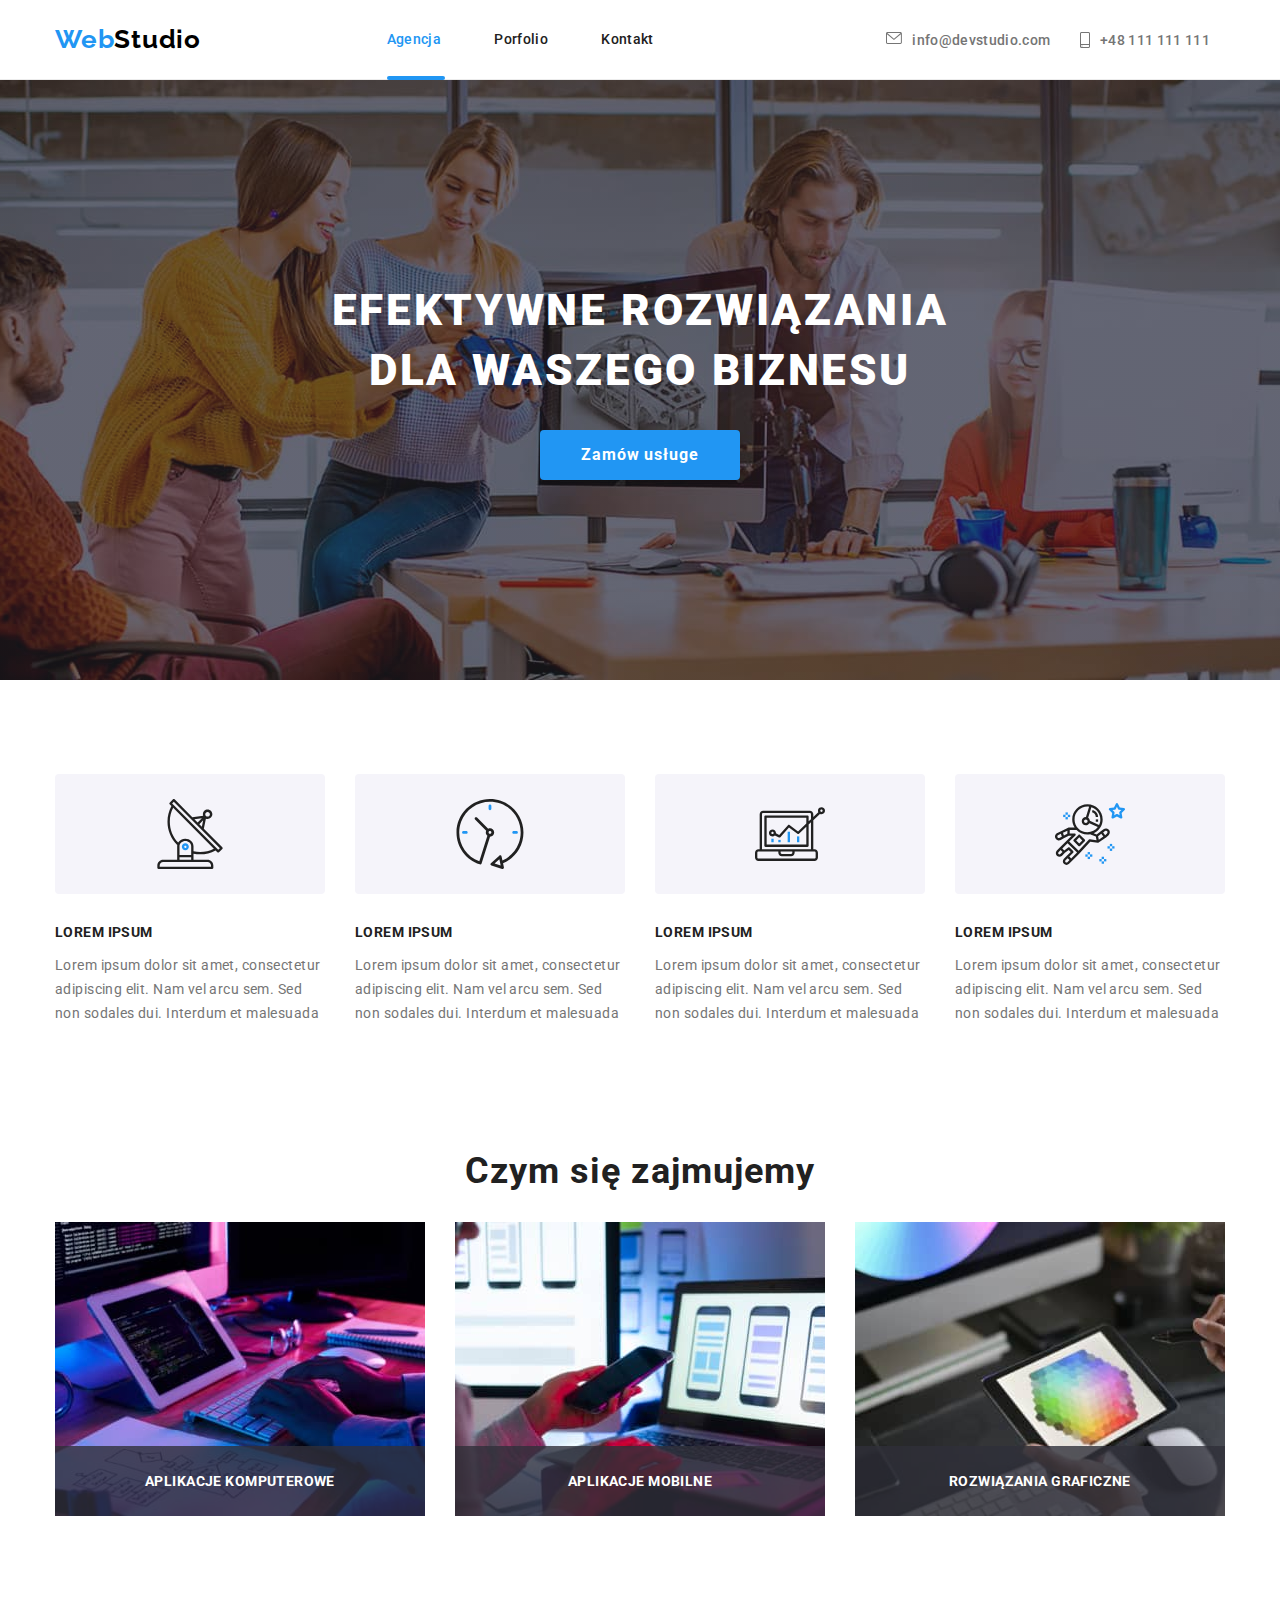
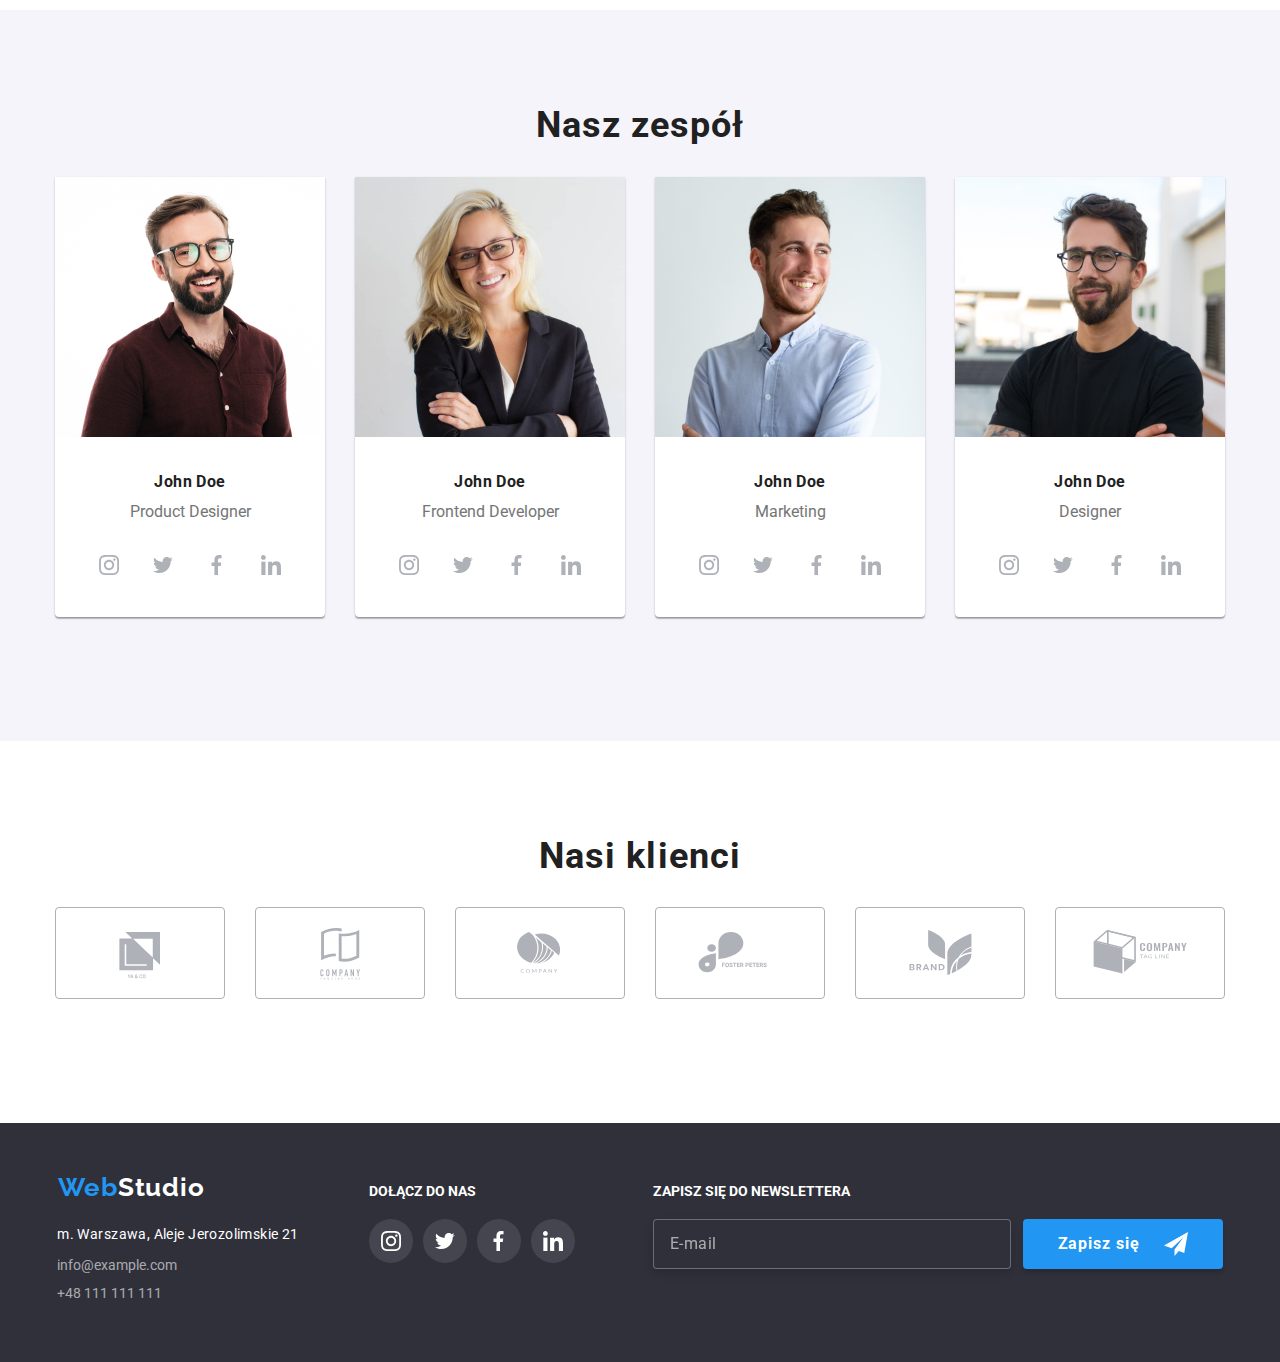
<file: index.html>
<!DOCTYPE html>
<html lang="pl">
  <head>
    <meta charset="UTF-8" />
    <meta http-equiv="X-UA-Compatible" content="IE=edge" />
    <meta name="viewport" content="width=device-width, initial-scale=1.0" />
    <link
      rel="stylesheet"
      href="https://cdnjs.cloudflare.com/ajax/libs/modern-normalize/1.0.0/modern-normalize.min.css"
    />
    <link rel="preconnect" href="https://fonts.googleapis.com" />
    <link rel="preconnect" href="https://fonts.gstatic.com" crossorigin />
    <link
      href="https://fonts.googleapis.com/css2?family=Raleway:wght@700&family=Roboto:wght@400;500;700;900&display=swap"
      rel="stylesheet"
    />
    <link rel="stylesheet" href="css/main.min.css" />
    <title>Main page</title>
  </head>

  <body>
    <!-- BEM HEADER-->
    <header class="header">
      <div class="container">
        <a class="logo logo_light-theme link" href="index.html"
          ><span class="logo__accent-text">Web</span>Studio</a
        >

        <nav class="navigation">
          <ul class="menu list">
            <li class="menu__item">
              <a class="menu__link link menu__link_active" href="index.html"
                >Agencja</a
              >
            </li>
            <li class="menu__item">
              <a class="menu__link link" href="portfolio.html">Porfolio</a>
            </li>
            <li class="menu__item">
              <a class="menu__link link" href="#">Kontakt</a>
            </li>
          </ul>
        </nav>

        <ul class="contact list">
          <li class="contact__item">
            <a class="contact__link link" href="mailto:info@devstudio.com">
              <svg class="contact__item-icon" width="16" height="12">
                <use href="./images/icons.svg#icon-envelope"></use></svg
              >info@devstudio.com</a
            >
          </li>
          <li class="contact__item">
            <a class="contact__link link" href="tel:+48111111111">
              <svg class="contact__item-icon" width="10" height="16">
                <use href="./images/icons.svg#icon-smartphone"></use>
              </svg>
              +48 111 111 111</a
            >
          </li>
        </ul>

        <button mobile-menu-open type="button" class="icon-menu__button">
          <svg class="icon-menu" width="24" height="16">
            <use href="./images/icons.svg#icon-menu"></use>
          </svg>
        </button>

        <!--MOBILE MENU-->
      </div>
      <div mobile-menu class="mobile-menu mobile-menu__is-hidden">
        <div mobile-menu-close class="modal__btn">
          <button type="button" class="btn__close">
            <svg
              viewBox="0 0 11 11"
              
              xmlns="http://www.w3.org/2000/svg"
            >
              <path
                d="M11 1.10786L9.89214 0L5.5 4.39214L1.10786 0L0 1.10786L4.39214 5.5L0 9.89214L1.10786 11L5.5 6.60786L9.89214 11L11 9.89214L6.60786 5.5L11 1.10786Z"
                
              />
            </svg>
          </button>
        </div>
        <ul class="mobile-menu__list list">
          <li class="mobile-menu__item">
            <a
              class="mobile-menu__link mobile-menu__link_active link"
              href="index.html"
              >Agencja</a
            >
          </li>
          <li class="mobile-menu__item">
            <a
              class="mobile-menu__link mobile-menu__link_active link"
              href="portfolio.html"
              >Portfolio</a
            >
          </li>
          <li class="mobile-menu__item">
            <a class="mobile-menu__link mobile-menu__link_active link" href="#"
              >Kontakt</a
            >
          </li>
        </ul>
        <ul class="mobile-contacts list">
          <li class="mobile-contacts__item">
            <a
              class="mobile-contacts__link mobile-contacts__link_accent link"
              href="tel:+48111111111"
            >
              +48 111 111 111</a
            >
          </li>
          <li class="mobile-contacts__item">
            <a
              class="mobile-contacts__link link"
              href="mailto:info@devstudio.com"
            >
              info@devstudio.com</a
            >
          </li>
        </ul>
        <ul class="mobile-social list">
          <li class="mobile-social__item">
            <a href="" class="mobile-social__link link">Instagram</a>
          </li>
          <li class="mobile-social__item">
            <a href="" class="mobile-social__link link">Twitter</a>
          </li>
          <li class="mobile-social__item">
            <a href="" class="mobile-social__link link">Facebook</a>
          </li>
          <li class="mobile-social__item">
            <a href="" class="mobile-social__link link">LinkedIn</a>
          </li>
        </ul>
      </div>
    </header>

    <main>
      <!--HERO-->
      <section class="hero">
        <div class="container container_column">
          <h1 class="hero__tittle">
            EFEKTYWNE ROZWIĄZANIA DLA WASZEGO BIZNESU
          </h1>
          <button class="btn btn_color modal-btn" type="button" data-modal-open>
            Zamów usługe
          </button>
        </div>
      </section>

      <!--Section with white background-->
      <section class="section feauters">
        <div class="container">
          <div class="grid">
            <div class="grid__item">
              <div class="feauters__box">
                <svg class="feauters__icon" width="70" height="70">
                  <use href="./images/icons.svg#icon-antenna"></use>
                </svg>
              </div>

              <h3 class="feauters__heading">LOREM IPSUM</h3>
              <p class="feauters__description">
                Lorem ipsum dolor sit amet, consectetur adipiscing elit. Nam vel
                arcu sem. Sed non sodales dui. Interdum et malesuada
              </p>
            </div>

            <div class="grid__item">
              <div class="feauters__box">
                <svg class="feauters__icon" width="70" height="70">
                  <use href="./images/icons.svg#icon-clock"></use>
                </svg>
              </div>
              <h3 class="feauters__heading">LOREM IPSUM</h3>
              <p class="feauters__description">
                Lorem ipsum dolor sit amet, consectetur adipiscing elit. Nam vel
                arcu sem. Sed non sodales dui. Interdum et malesuada
              </p>
            </div>

            <div class="grid__item">
              <div class="feauters__box">
                <svg class="feauters__icon" width="70" height="70">
                  <use href="./images/icons.svg#icon-diagram"></use>
                </svg>
              </div>
              <h3 class="feauters__heading">LOREM IPSUM</h3>
              <p class="feauters__description">
                Lorem ipsum dolor sit amet, consectetur adipiscing elit. Nam vel
                arcu sem. Sed non sodales dui. Interdum et malesuada
              </p>
            </div>

            <div class="grid__item">
              <div class="feauters__box">
                <svg class="feauters__icon" width="70" height="70">
                  <use href="./images/icons.svg#icon-astronaut"></use>
                </svg>
              </div>
              <h3 class="feauters__heading">LOREM IPSUM</h3>
              <p class="feauters__description">
                Lorem ipsum dolor sit amet, consectetur adipiscing elit. Nam vel
                arcu sem. Sed non sodales dui. Interdum et malesuada
              </p>
            </div>
          </div>
        </div>
      </section>

      <!--Section "Czym się zajmujemy"-->
      <section class="section section-offer">
        <div class="container">
          <div class="offer">
            <h2 class="offer_title">Czym się zajmujemy</h2>
            <ul class="offer__list list">
              <li class="offer__list-item">
                <figure class="offer__list-img figure">
                  <img
                    class="offer__img"
                    alt="programer-working"
                    src="images/img01.jpg"
                    srcset="images/img01@2x.jpg 2x"
                    width="370"
                    height="294"
                  />
                  <figcaption class="offer__list-signature">
                    Aplikacje komputerowe
                  </figcaption>
                </figure>
              </li>
              <li class="offer__list-item">
                <figure class="offer__list-img figure">
                  <img
                    class="offer__img"
                    alt="smartphone"
                    src="images/img02.jpg"
                    srcset="images/img02@2x.jpg 2x"
                    width="370"
                    height="294"
                  />
                  <figcaption class="offer__list-signature">
                    Aplikacje mobilne
                  </figcaption>
                </figure>
              </li>
              <li class="offer__list-item">
                <figure class="offer__list-img figure">
                  <img
                    class="offer__img"
                    alt="graphic-tablet"
                    src="images/img03.jpg"
                    srcset="images/img03@2x.jpg 2x"
                    width="370"
                    height="294"
                  />
                  <figcaption class="offer__list-signature">
                    Rozwiązania graficzne
                  </figcaption>
                </figure>
              </li>
            </ul>
          </div>
        </div>
      </section>

      <!--Section "Nasz zespół"-->
      <section class="section section_team">
        <div class="container">
          <div class="team">
            <h2 class="team__title">Nasz zespół</h2>
            <ul class="team__list list">
              <li class="team__list-item">
                <figure class="figure">
                  <img
                    class="team__img"
                    alt="man-with-glasses"
                    src="images/person01.jpg"
                    srcset="images/person01@2x.jpg 2x"
                  />
                  <figcaption class="team__list-item-workerposition">
                    <span class="team__list-item-workername"
                      ><b>John Doe</b></span
                    ><br />Product Designer
                  </figcaption>
                  <ul class="team__social-list list">
                    <li class="team__social-item">
                      <a class="team__social-link" href="#">
                        <svg class="team__social-icon" width="20" height="20">
                          <use href="./images/icons.svg#icon-instagram"></use>
                        </svg>
                      </a>
                    </li>
                    <li class="team__social-item">
                      <a class="team__social-link" href="#">
                        <svg class="team__social-icon" width="20" height="20">
                          <use href="./images/icons.svg#icon-tweeter"></use>
                        </svg>
                      </a>
                    </li>
                    <li class="team__social-item">
                      <a class="team__social-link" href="#">
                        <svg class="team__social-icon" width="20" height="20">
                          <use href="./images/icons.svg#icon-facebook"></use>
                        </svg>
                      </a>
                    </li>
                    <li class="team__social-item">
                      <a class="team__social-link" href="#">
                        <svg class="team__social-icon" width="20" height="20">
                          <use href="./images/icons.svg#icon-linkedin"></use>
                        </svg>
                      </a>
                    </li>
                  </ul>
                </figure>
              </li>
              <li class="team__list-item">
                <figure class="figure">
                  <img
                    class="team__img"
                    alt="woman-with-glasses"
                    src="images/person02.jpg"
                    srcset="images/person02@2x.jpg 2x"
                  />
                  <figcaption class="team__list-item-workerposition">
                    <span class="team__list-item-workername"
                      ><b>John Doe</b></span
                    ><br />Frontend Developer
                  </figcaption>
                  <ul class="team__social-list list">
                    <li class="team__social-item">
                      <a class="team__social-link" href="#">
                        <svg class="team__social-icon" width="20" height="20">
                          <use href="./images/icons.svg#icon-instagram"></use>
                        </svg>
                      </a>
                    </li>
                    <li class="team__social-item">
                      <a class="team__social-link" href="#">
                        <svg class="team__social-icon" width="20" height="20">
                          <use href="./images/icons.svg#icon-tweeter"></use>
                        </svg>
                      </a>
                    </li>
                    <li class="team__social-item">
                      <a class="team__social-link" href="#">
                        <svg class="team__social-icon" width="20" height="20">
                          <use href="./images/icons.svg#icon-facebook"></use>
                        </svg>
                      </a>
                    </li>
                    <li class="team__social-item">
                      <a class="team__social-link" href="#">
                        <svg class="team__social-icon" width="20" height="20">
                          <use href="./images/icons.svg#icon-linkedin"></use>
                        </svg>
                      </a>
                    </li>
                  </ul>
                </figure>
              </li>
              <li class="team__list-item">
                <figure class="figure">
                  <img
                    class="team__img"
                    src="images/person03.jpg"
                    srcset="images/person03@2x.jpg 2x"
                    alt="man-in-shirt"
                  />
                  <figcaption class="team__list-item-workerposition">
                    <span class="team__list-item-workername"
                      ><b>John Doe</b></span
                    ><br />Marketing
                  </figcaption>
                  <ul class="team__social-list list">
                    <li class="team__social-item">
                      <a class="team__social-link" href="#">
                        <svg class="team__social-icon" width="20" height="20">
                          <use href="./images/icons.svg#icon-instagram"></use>
                        </svg>
                      </a>
                    </li>
                    <li class="team__social-item">
                      <a class="team__social-link" href="#">
                        <svg class="team__social-icon" width="20" height="20">
                          <use href="./images/icons.svg#icon-tweeter"></use>
                        </svg>
                      </a>
                    </li>
                    <li class="team__social-item">
                      <a class="team__social-link" href="#">
                        <svg class="team__social-icon" width="20" height="20">
                          <use href="./images/icons.svg#icon-facebook"></use>
                        </svg>
                      </a>
                    </li>
                    <li class="team__social-item">
                      <a class="team__social-link" href="#">
                        <svg class="team__social-icon" width="20" height="20">
                          <use href="./images/icons.svg#icon-linkedin"></use>
                        </svg>
                      </a>
                    </li>
                  </ul>
                </figure>
              </li>
              <li class="team__list-item">
                <figure class="figure">
                  <img
                    class="team__img"
                    alt="Product Designer"
                    src="images/person04.jpg"
                    alt="man-with-glasses"
                    srcset="images/person04.jpg 2x"
                  />
                  <figcaption class="team__list-item-workerposition">
                    <span class="team__list-item-workername"
                      ><b>John Doe</b></span
                    ><br />Designer
                  </figcaption>
                  <ul class="team__social-list list">
                    <li class="team__social-item">
                      <a class="team__social-link" href="#">
                        <svg class="team__social-icon" width="20" height="20">
                          <use href="./images/icons.svg#icon-instagram"></use>
                        </svg>
                      </a>
                    </li>
                    <li class="team__social-item">
                      <a class="team__social-link" href="#">
                        <svg class="team__social-icon" width="20" height="20">
                          <use href="./images/icons.svg#icon-tweeter"></use>
                        </svg>
                      </a>
                    </li>
                    <li class="team__social-item">
                      <a class="team__social-link" href="#">
                        <svg class="team__social-icon" width="20" height="20">
                          <use href="./images/icons.svg#icon-facebook"></use>
                        </svg>
                      </a>
                    </li>
                    <li class="team__social-item">
                      <a class="team__social-link" href="#">
                        <svg class="team__social-icon" width="20" height="20">
                          <use href="./images/icons.svg#icon-linkedin"></use>
                        </svg>
                      </a>
                    </li>
                  </ul>
                </figure>
              </li>
            </ul>
          </div>
        </div>
      </section>

      <!--Section "Nasi kleinci"-->
      <section class="section clients">
        <div class="container">
          <div>
            <h2 class="clients__title">Nasi klienci</h2>
            <ul class="clients__list">
              <li class="clients__list-item list">
                <a class="clients__list-link" href="#">
                  <svg class="clients__icon">
                    <use href="./images/icons.svg#icon-Client1"></use>
                  </svg>
                </a>
              </li>
              <li class="clients__list-item list">
                <a class="clients__list-link" href="#">
                  <svg class="clients__icon">
                    <use href="./images/icons.svg#icon-Client2"></use>
                  </svg>
                </a>
              </li>
              <li class="clients__list-item list">
                <a class="clients__list-link" href="#">
                  <svg class="clients__icon">
                    <use href="./images/icons.svg#icon-Client3"></use>
                  </svg>
                </a>
              </li>
              <li class="clients__list-item list">
                <a class="clients__list-link" href="#">
                  <svg class="clients__icon">
                    <use href="./images/icons.svg#icon-Client4"></use>
                  </svg>
                </a>
              </li>
              <li class="clients__list-item list">
                <a class="clients__list-link" href="#">
                  <svg class="clients__icon">
                    <use href="./images/icons.svg#icon-Client5"></use>
                  </svg>
                </a>
              </li>
              <li class="clients__list-item list">
                <a class="clients__list-link" href="#">
                  <svg class="clients__icon">
                    <use href="./images/icons.svg#icon-Client6"></use>
                  </svg>
                </a>
              </li>
            </ul>
          </div>
        </div>
      </section>
    </main>

    <!--FOOTER-->
    <footer class="footer">
      <div class="container">
        <!--Section with contacts-->
        <div class="contacts">
          <a class="logo logo_dark-theme link" href="index.html"
            ><span class="logo__accent-text">Web</span>Studio</a
          >
          <address class="contacts__adres">
            m. Warszawa, Aleje Jerozolimskie 21 <br />
          </address>
          <ul class="contacts__list list">
            <li class="contacts__list-item">
              <a class="contacts__list-link link" href="mailto:info@example.com"
                >info@example.com</a
              >
            </li>
            <li class="contacts__list-item">
              <a class="contacts__list-link link" href="tel:+48111111111"
                >+48 111 111 111</a
              >
            </li>
          </ul>
        </div>

        <!--Section with social media-->
        <div class="socials-footer">
          <p class="socials-footer__title">Dołącz do nas</p>
          <ul class="socials-list list">
            <li class="socials-list__item">
              <a class="socials-list__link" href="#">
                <svg class="social-icon" width="20" height="20">
                  <use href="./images/icons.svg#icon-instagram"></use>
                </svg>
              </a>
            </li>
            <li class="socials-list__item">
              <a class="socials-list__link" href="#">
                <svg class="socials-list__icon" width="20" height="20">
                  <use href="./images/icons.svg#icon-tweeter"></use>
                </svg>
              </a>
            </li>
            <li class="socials-list__item">
              <a class="socials-list__link" href="#">
                <svg class="socials-list__icon" width="20" height="20">
                  <use href="./images/icons.svg#icon-facebook"></use>
                </svg>
              </a>
            </li>
            <li class="socials-list__item">
              <a class="socials-list__link" href="#">
                <svg class="socials-list__icon" width="20" height="20">
                  <use href="./images/icons.svg#icon-linkedin"></use>
                </svg>
              </a>
            </li>
          </ul>
        </div>

        <!--Newsletter section-->
        <form
          class="newsletter-form"
          name="newsletter-form"
          method="post"
          action="javascript:void(0);"
          novalidate
        >
          <div class="newsletter">
            <p class="newsletter__title">Zapisz się do newslettera</p>
            <div class="newsletter__wrapper">
              <div class="newsletter__input">
                <input
                  class="input"
                  type="email"
                  name="newsletter-email"
                  id="newsletter-email"
                  placeholder="E-mail"
                  maxlength="40"
                />
              </div>
              <button type="submit" class="btn btn_color">
                Zapisz się
                <svg class="btn-icon" width="24" height="24">
                  <use href="./images/icons.svg#icon-icon-send"></use>
                </svg>
              </button>
            </div>
          </div>
        </form>
      </div>
    </footer>

    <!--MODAL WINDOW-->
    <div class="backdrop is-hidden" data-modal>
      <div class="modal">
        <div class="close-btn">
          <button type="button" class="modal__close-btn" data-modal-close>
            <svg
              width="11"
              height="11"
              viewBox="0 0 11 11"
              fill="none"
              xmlns="http://www.w3.org/2000/svg"
            >
              <path
                d="M11 1.10786L9.89214 0L5.5 4.39214L1.10786 0L0 1.10786L4.39214 5.5L0 9.89214L1.10786 11L5.5 6.60786L9.89214 11L11 9.89214L6.60786 5.5L11 1.10786Z"
                fill="black"
              />
            </svg>
          </button>
        </div>

        <!--Singup form-->
        <div class="form">
          <form
            class="form"
            name="signup-form"
            autocomplete="off"
            method="post"
            novalidate
            action="javascript:void(0);"
          >
            <p class="form__header">Zostaw swoje dane w formularzu poniżej</p>
            <label class="form__label" for="user-name">Imię</label>
            <div class="form__input">
              <svg class="form__icon" width="12" height="12">
                <use href="./images/icons.svg#icon-name-form"></use>
              </svg>
              <input
                class="input"
                type="text"
                name="user-name"
                id="user-name"
                maxlength="20"
              />
            </div>

            <label class="form__label" for="phone-user">Telefon</label>
            <div class="form__input">
              <svg class="form__icon" width="13" height="13">
                <use href="./images/icons.svg#icon-phone-form"></use>
              </svg>
              <input
                class="input"
                type="tel"
                name="phone-user"
                id="phone-user"
                maxlength="15"
              />
            </div>

            <label class="form__label" for="email-user">Email</label>
            <div class="form__input">
              <svg class="form__icon" width="15" height="12">
                <use href="./images/icons.svg#icon-mail-form"></use>
              </svg>
              <input
                class="input"
                type="email"
                name="email-user"
                id="email-user"
                maxlength="40"
              />
            </div>

            <label class="form__label" for="comment">Komentarz</label>
            <textarea
              class="form__textarea"
              type="text"
              name="comment"
              id="comment"
              placeholder="Wprowadź tekst"
            ></textarea>
            <label class="form__label form__label_center">
              <input
                class="form-checkbox visualy-hidden"
                type="checkbox"
                name="regulations"
                id="regulations"
                maxlength="400"
              />
              <span class="form__regulations">
                Oświadczam iż akceptuję
                <a class="form__link" href="#">Regulamin</a> i
                <a class="form__link" href="#">Politykę Prywatności</a>
              </span>
            </label>
            <button class="btn btn_color" type="submit">Wyślij</button>
          </form>
        </div>
      </div>
    </div>

    <script src="./js/modal.js"></script>
    <script src="./js/mobile-modal.js"></script>
  </body>
</html>
</file>
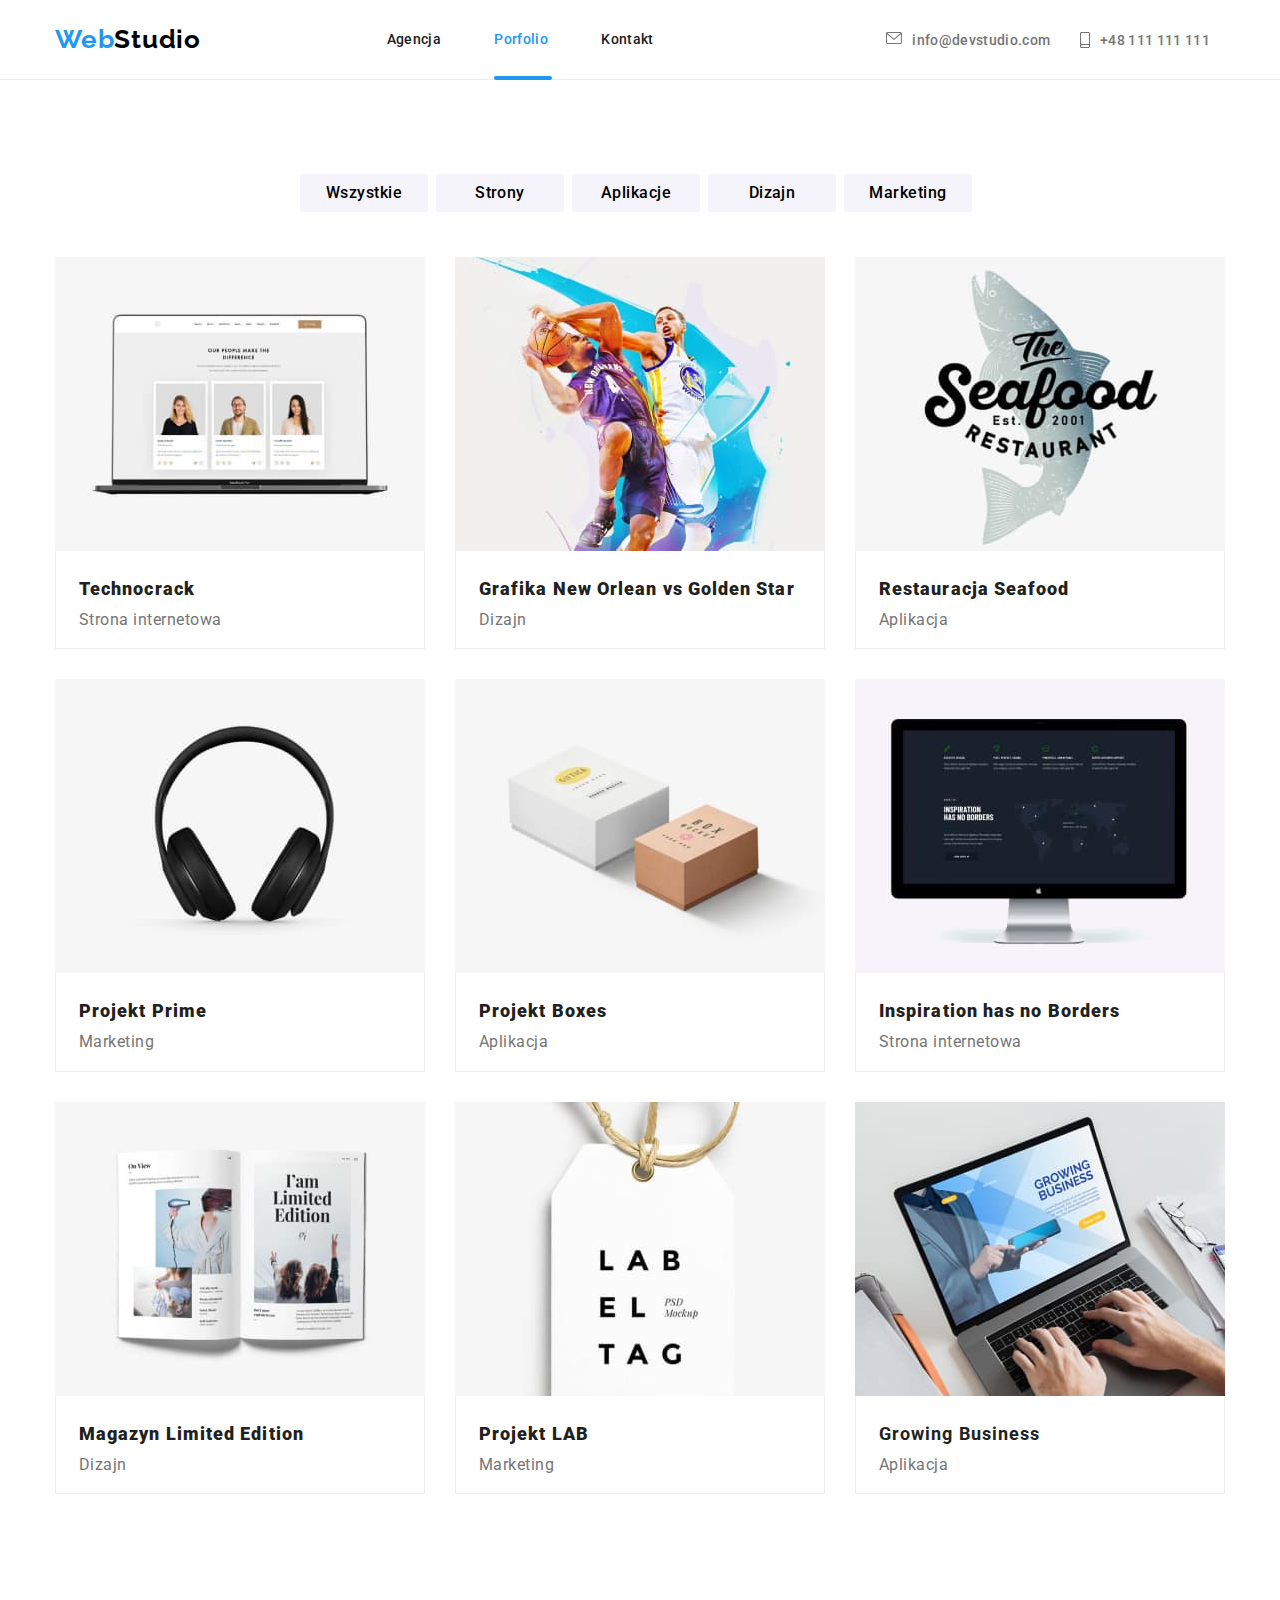
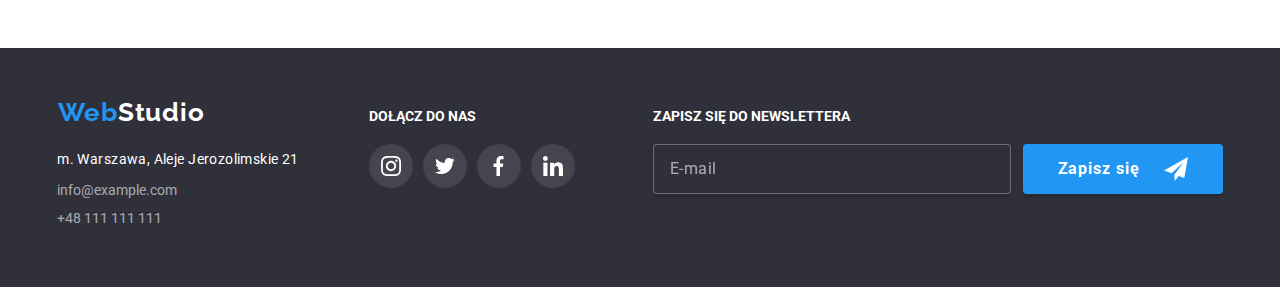
<file: portfolio.html>
<!DOCTYPE html>
<html lang="pl">
  <head>
    <meta charset="UTF-8" />
    <meta http-equiv="X-UA-Compatible" content="IE=edge" />
    <meta name="viewport" content="width=device-width, initial-scale=1.0" />
    <link
      rel="stylesheet"
      href="https://cdnjs.cloudflare.com/ajax/libs/modern-normalize/1.0.0/modern-normalize.min.css"
    />
    <link rel="preconnect" href="https://fonts.googleapis.com" />
    <link rel="preconnect" href="https://fonts.gstatic.com" crossorigin />
    <link
      href="https://fonts.googleapis.com/css2?family=Raleway:wght@700&family=Roboto:wght@400;500;700;900&display=swap"
      rel="stylesheet"
    />
    <link rel="stylesheet" href="css/main.min.css" />
    <title>Portfolio</title>
  </head>

  <body>
    <!-- BEM HEADER-->
    <header class="header">
      <div class="container">
        <a class="logo logo_light-theme link" href="index.html"
          ><span class="logo__accent-text">Web</span>Studio</a
        >

        <nav class="navigation">
          <ul class="menu list">
            <li class="menu__item">
              <a class="menu__link link" href="index.html">Agencja</a>
            </li>
            <li class="menu__item">
              <a class="menu__link link menu__link_active" href="portfolio.html"
                >Porfolio</a
              >
            </li>
            <li class="menu__item">
              <a class="menu__link link" href="#">Kontakt</a>
            </li>
          </ul>
        </nav>

        <ul class="contact list">
          <li class="contact__item">
            <a class="contact__link link" href="mailto:info@devstudio.com">
              <svg class="contact__item-icon" width="16" height="12">
                <use href="./images/icons.svg#icon-envelope"></use></svg
              >info@devstudio.com</a
            >
          </li>
          <li class="contact__item">
            <a class="contact__link link" href="tel:+48111111111">
              <svg class="contact__item-icon" width="10" height="16">
                <use href="./images/icons.svg#icon-smartphone"></use>
              </svg>
              +48 111 111 111</a
            >
          </li>
        </ul>
        <button mobile-menu-open type="button" class="icon-menu__button">
          <svg class="icon-menu" width="24" height="16">
            <use href="./images/icons.svg#icon-menu"></use>
          </svg>
        </button>

        <!--MOBILE MENU-->
      </div>
      <div mobile-menu class="mobile-menu mobile-menu__is-hidden">
        <div mobile-menu-close class="modal__btn">
          <button type="button" class="btn__close">
            <svg viewBox="0 0 11 11" xmlns="http://www.w3.org/2000/svg">
              <path
                d="M11 1.10786L9.89214 0L5.5 4.39214L1.10786 0L0 1.10786L4.39214 5.5L0 9.89214L1.10786 11L5.5 6.60786L9.89214 11L11 9.89214L6.60786 5.5L11 1.10786Z"
              />
            </svg>
          </button>
        </div>
        <ul class="mobile-menu__list list">
          <li class="mobile-menu__item">
            <a
              class="mobile-menu__link mobile-menu__link_active link"
              href="index.html"
              >Agencja</a
            >
          </li>
          <li class="mobile-menu__item">
            <a
              class="mobile-menu__link mobile-menu__link_active link"
              href="portfolio.html"
              >Portfolio</a
            >
          </li>
          <li class="mobile-menu__item">
            <a class="mobile-menu__link mobile-menu__link_active link" href="#"
              >Kontakt</a
            >
          </li>
        </ul>
        <ul class="mobile-contacts list">
          <li class="mobile-contacts__item">
            <a
              class="mobile-contacts__link mobile-contacts__link_accent link"
              href="tel:+48111111111"
            >
              +48 111 111 111</a
            >
          </li>
          <li class="mobile-contacts__item">
            <a
              class="mobile-contacts__link link"
              href="mailto:info@devstudio.com"
            >
              info@devstudio.com</a
            >
          </li>
        </ul>
        <ul class="mobile-social list">
          <li class="mobile-social__item">
            <a href="" class="mobile-social__link link">Instagram</a>
          </li>
          <li class="mobile-social__item">
            <a href="" class="mobile-social__link link">Twitter</a>
          </li>
          <li class="mobile-social__item">
            <a href="" class="mobile-social__link link">Facebook</a>
          </li>
          <li class="mobile-social__item">
            <a href="" class="mobile-social__link link">LinkedIn</a>
          </li>
        </ul>
      </div>
    </header>

    <main>
      <!--Portfolio-->
      <section class="portfolio section">
        <!--Filters-->
        <div class="container">
          <div class="portfolio__filters">
            <ul class="portfolio__filters-list list">
              <li class="portfolio__filters-list-item">
                <button class="portfolio__btn" type="button">Wszystkie</button>
              </li>
              <li class="portfolio__filters-list-item">
                <button class="portfolio__btn" type="button">Strony</button>
              </li>
              <li class="portfolio__filters-list-item">
                <button class="portfolio__btn" type="button">Aplikacje</button>
              </li>
              <li class="portfolio__filters-list-item">
                <button class="portfolio__btn" type="button">Dizajn</button>
              </li>
              <li class="portfolio__filters-list-item">
                <button class="portfolio__btn" type="button">Marketing</button>
              </li>
            </ul>
          </div>
        </div>

        <!--Projects-->
        <div class="container">
          <ul class="cards list">
            <li class="cards__item">
              <figure class="figure">
                <div class="cards__img">
                  <img
                    alt="laptop"
                    src="images/img-8.jpg"
                    srcset="images/img-8@2x.jpg 2x"
                  />
                  <div class="cards__overlay">
                    <p class="cards__description">
                      Technocrack jest popularną platformą wykorzystywaną do
                      rozpowszechniania koronawirusa. Firmy wykorzystują tą
                      platformę do celów szpiegowskich i ataków na
                      niezabezpieczone serwery konkurencji.
                    </p>
                  </div>
                </div>
                <figcaption>
                  <span class="cards__title"><b>Technocrack</b></span
                  ><br />
                  <div class="cards__category">Strona internetowa</div>
                </figcaption>
              </figure>
            </li>
            <li class="cards__item">
              <figure class="figure">
                <div class="cards__img">
                  <img
                    alt="basketball"
                    src="images/img-7.jpg"
                    srcset="images/img-7@2x.jpg 2x"
                    width="370"
                    height="294"
                  />
                  <div class="cards__overlay">
                    <p class="cards__description">
                      Technocrack jest popularną platformą wykorzystywaną do
                      rozpowszechniania koronawirusa. Firmy wykorzystują tą
                      platformę do celów szpiegowskich i ataków na
                      niezabezpieczone serwery konkurencji.
                    </p>
                  </div>
                </div>
                <figcaption>
                  <span class="cards__title"
                    ><b>Grafika New Orlean vs Golden Star</b></span
                  ><br />
                  <div class="cards__category">Dizajn</div>
                </figcaption>
              </figure>
            </li>
            <li class="cards__item">
              <figure class="figure">
                <div class="cards__img">
                  <img
                    alt="seafood"
                    src="images/img-6.jpg"
                    srcset="images/img-6@2x.jpg 2x"
                    width="370"
                    height="294"
                  />
                  <div class="cards__overlay">
                    <p class="cards__description">
                      Technocrack jest popularną platformą wykorzystywaną do
                      rozpowszechniania koronawirusa. Firmy wykorzystują tą
                      platformę do celów szpiegowskich i ataków na
                      niezabezpieczone serwery konkurencji.
                    </p>
                  </div>
                </div>
                <figcaption>
                  <span class="cards__title"><b>Restauracja Seafood</b></span
                  ><br />
                  <div class="cards__category">Aplikacja</div>
                </figcaption>
              </figure>
            </li>
            <li class="cards__item">
              <figure class="figure">
                <div class="cards__img">
                  <img
                    alt="headphones"
                    src="images/img-5.jpg"
                    srcset="images/img-5@2x.jpg 2x"
                    width="370"
                    height="294"
                  />
                  <div class="cards__overlay">
                    <p class="cards__description">
                      Technocrack jest popularną platformą wykorzystywaną do
                      rozpowszechniania koronawirusa. Firmy wykorzystują tą
                      platformę do celów szpiegowskich i ataków na
                      niezabezpieczone serwery konkurencji.
                    </p>
                  </div>
                </div>
                <figcaption>
                  <span class="cards__title"><b>Projekt Prime</b></span
                  ><br />
                  <div class="cards__category">Marketing</div>
                </figcaption>
              </figure>
            </li>
            <li class="cards__item">
              <figure class="figure">
                <div class="cards__img">
                  <img
                    alt="boxes"
                    src="images/img-4.jpg"
                    srcset="images/img-4@2x.jpg 2x"
                    width="370"
                    height="294"
                  />
                  <div class="cards__overlay">
                    <p class="cards__description">
                      Technocrack jest popularną platformą wykorzystywaną do
                      rozpowszechniania koronawirusa. Firmy wykorzystują tą
                      platformę do celów szpiegowskich i ataków na
                      niezabezpieczone serwery konkurencji.
                    </p>
                  </div>
                </div>
                <figcaption>
                  <span class="cards__title"><b>Projekt Boxes</b></span
                  ><br />
                  <div class="cards__category">Aplikacja</div>
                </figcaption>
              </figure>
            </li>
            <li class="cards__item">
              <figure class="figure">
                <div class="cards__img">
                  <img
                    alt="monitor"
                    src="images/img-3.jpg"
                    srcset="images/img-3@2x.jpg 2x"
                    width="370"
                    height="294"
                  />
                  <div class="cards__overlay">
                    <p class="cards__description">
                      Technocrack jest popularną platformą wykorzystywaną do
                      rozpowszechniania koronawirusa. Firmy wykorzystują tą
                      platformę do celów szpiegowskich i ataków na
                      niezabezpieczone serwery konkurencji.
                    </p>
                  </div>
                </div>
                <figcaption>
                  <span class="cards__title"
                    ><b>Inspiration has no Borders</b></span
                  ><br />
                  <div class="cards__category">Strona internetowa</div>
                </figcaption>
              </figure>
            </li>
            <li class="cards__item">
              <figure class="figure">
                <div class="cards__img">
                  <img
                    alt="magazine"
                    src="images/img-2.jpg"
                    srcset="images/img-2@2x.jpg 2x"
                    width="370"
                    height="294"
                  />
                  <div class="cards__overlay">
                    <p class="cards__description">
                      Technocrack jest popularną platformą wykorzystywaną do
                      rozpowszechniania koronawirusa. Firmy wykorzystują tą
                      platformę do celów szpiegowskich i ataków na
                      niezabezpieczone serwery konkurencji.
                    </p>
                  </div>
                </div>
                <figcaption>
                  <span class="cards__title"
                    ><b>Magazyn Limited Edition</b></span
                  ><br />
                  <div class="cards__category">Dizajn</div>
                </figcaption>
              </figure>
            </li>
            <li class="cards__item">
              <figure class="figure">
                <div class="cards__img">
                  <img
                    alt="label"
                    src="images/img-1.jpg"
                    srcset="images/img-1@2x.jpg 2x"
                    width="370"
                    height="294"
                  />
                  <div class="cards__overlay">
                    <p class="cards__description">
                      Technocrack jest popularną platformą wykorzystywaną do
                      rozpowszechniania koronawirusa. Firmy wykorzystują tą
                      platformę do celów szpiegowskich i ataków na
                      niezabezpieczone serwery konkurencji.
                    </p>
                  </div>
                </div>
                <figcaption>
                  <span class="cards__title"><b>Projekt LAB</b></span
                  ><br />
                  <div class="cards__category">Marketing</div>
                </figcaption>
              </figure>
            </li>
            <li class="cards__item">
              <figure class="figure">
                <div class="cards__img">
                  <img
                    alt="laptop-keyboard"
                    src="images/img.jpg"
                    srcset="images/img@2x.jpg 2x"
                    width="370"
                    height="294"
                  />
                  <div class="cards__overlay">
                    <p class="cards__description">
                      Technocrack jest popularną platformą wykorzystywaną do
                      rozpowszechniania koronawirusa. Firmy wykorzystują tą
                      platformę do celów szpiegowskich i ataków na
                      niezabezpieczone serwery konkurencji.
                    </p>
                  </div>
                </div>
                <figcaption>
                  <span class="cards__title">Growing Business</span><br />
                  <div class="cards__category">Aplikacja</div>
                </figcaption>
              </figure>
            </li>
          </ul>
        </div>
      </section>
    </main>

    <!--Footer-->
    <footer class="footer">
      <div class="container">
        <!--Section with contacts-->
        <div class="contacts">
          <a class="logo logo_dark-theme link" href="index.html"
            ><span class="logo__accent-text">Web</span>Studio</a
          >
          <address class="contacts__adres">
            m. Warszawa, Aleje Jerozolimskie 21 <br />
          </address>
          <ul class="contacts__list list">
            <li class="contacts__list-item">
              <a class="contacts__list-link link" href="mailto:info@example.com"
                >info@example.com</a
              >
            </li>
            <li class="contacts__list-item">
              <a class="contacts__list-link link" href="tel:+48111111111"
                >+48 111 111 111</a
              >
            </li>
          </ul>
        </div>

        <!--Section with social media-->
        <div class="socials-footer">
          <p class="socials-footer__title">Dołącz do nas</p>
          <ul class="socials-list list">
            <li class="socials-list__item">
              <a class="socials-list__link" href="#">
                <svg class="social-icon" width="20" height="20">
                  <use href="./images/icons.svg#icon-instagram"></use>
                </svg>
              </a>
            </li>
            <li class="socials-list__item">
              <a class="socials-list__link" href="#">
                <svg class="socials-list__icon" width="20" height="20">
                  <use href="./images/icons.svg#icon-tweeter"></use>
                </svg>
              </a>
            </li>
            <li class="socials-list__item">
              <a class="socials-list__link" href="#">
                <svg class="socials-list__icon" width="20" height="20">
                  <use href="./images/icons.svg#icon-facebook"></use>
                </svg>
              </a>
            </li>
            <li class="socials-list__item">
              <a class="socials-list__link" href="#">
                <svg class="socials-list__icon" width="20" height="20">
                  <use href="./images/icons.svg#icon-linkedin"></use>
                </svg>
              </a>
            </li>
          </ul>
        </div>

        <!--Newsletter section-->
        <form
          class="newsletter-form"
          name="newsletter-form"
          method="post"
          action="javascript:void(0);"
          novalidate
        >
          <div class="newsletter">
            <p class="newsletter__title">Zapisz się do newslettera</p>
            <div class="newsletter__wrapper">
              <div class="newsletter__input">
                <input
                  class="input"
                  type="email"
                  name="newsletter-email"
                  id="newsletter-email"
                  placeholder="E-mail"
                  maxlength="40"
                />
              </div>
              <button type="submit" class="btn btn_color">
                Zapisz się
                <svg class="btn-icon" width="24" height="24">
                  <use href="./images/icons.svg#icon-icon-send"></use>
                </svg>
              </button>
            </div>
          </div>
        </form>
      </div>
    </footer>
    <script src="./js/mobile-modal.js"></script>
  </body>
</html>
</file>
<file: css/main.min.css>
.visualy-hidden{position:absolute !important;clip:rect(1px 1px 1px 1px);clip:rect(1px 1px 1px 1px);padding:0 !important;border:0 !important;height:1px !important;width:1px !important;overflow:hidden}body{font-family:"Roboto",sans-serif;color:#212121;border-color:yellow}h1,h2,h3{margin:0}ul{margin:0;padding:0}img{display:block;width:100%;height:auto}.figure{margin:0}.list{list-style:none}.link{text-decoration:none}.section{padding:60px 0}@media screen and (min-width: 1200px){.section{padding:94px 0}}.container{width:100%;min-width:320px;padding:0 15px;height:100%;margin:0 auto;display:flex;justify-content:center;align-items:center}.container_column{flex-direction:column}.portfolio .container{margin-bottom:47px}@media screen and (min-width: 768px){.container{max-width:768px}header .container{justify-content:space-between;padding:0 15px;margin:0 auto}.container_column{padding:0 186px}.portfolio .container{margin-bottom:30px}}@media screen and (min-width: 1200px){.container{max-width:1200px}_column{flex-direction:column}.portfolio _column{margin-bottom:50px}}.backdrop{position:fixed;display:flex;justify-content:center;align-items:center;top:0;left:0;width:100%;height:100%;background-color:rgba(0,0,0,0.2);transition:opacity 0.5s cubic-bezier(0.4, 0, 0.2, 1),transform 0.5s cubic-bezier(0.4, 0, 0.2, 1),visibility 0.5s cubic-bezier(0.4, 0, 0.2, 1)}.is-hidden{opacity:0;visibility:hidden;pointer-events:none;transition:opacity 0.5s cubic-bezier(0.4, 0, 0.2, 1),transform 0.5s cubic-bezier(0.4, 0, 0.2, 1),visibility 0.5s cubic-bezier(0.4, 0, 0.2, 1)}.mobile-menu{position:fixed;z-index:2;top:0;left:0;width:100vw;height:100%;padding:48px 40px;background-color:#fff;transition-property:opacity, visibility;transition-duration:300ms;transition-timing-function:linear}.mobile-menu__link{font-family:"Roboto",sans-serif;color:black;font-weight:500;font-size:40px;line-height:47px;letter-spacing:0.02rem}.mobile-menu__link:hover{color:#2196f3}.mobile-menu__item{margin-bottom:36px}.mobile-menu__is-hidden{opacity:0;visibility:hidden;pointer-events:none}.mobile-contacts{margin-top:302px;margin-bottom:64px}.mobile-contacts__link{font-size:24px;color:#757575}.mobile-contacts__link_accent{font-size:36px;color:#2196f3}.mobile-social{display:flex}.mobile-social__item:not(:first-child){border-left:1px solid rgba(33,33,33,0.2);padding-left:10px;margin-left:10px}.mobile-social__link{font-weight:500;font-size:18px;color:#2196f3;line-height:1.22;letter-spacing:0.02em}.btn__close{position:absolute;width:19px;height:19px;right:25px;top:21px;background:#fff;box-sizing:border-box}.btn__close:hover{fill:#2196f3}.modal{position:absolute;width:450px;padding:40px;background:#ffffff;box-shadow:0px 1px 3px rgba(0,0,0,0.12),0px 1px 1px rgba(0,0,0,0.14),0px 2px 1px rgba(0,0,0,0.2);border-radius:4px;z-index:1}.modal__close-btn{position:absolute;width:30px;height:30px;right:8px;top:8px;border-radius:50%;background:#fff;border:1px solid rgba(0,0,0,0.1);box-sizing:border-box}@media screen and (min-width: 1200px){.modal{width:528px}}button{cursor:pointer;border:none}.btn{display:inline-flex;justify-content:center;align-items:center;margin-top:30px;width:200px;height:50px;box-shadow:0px 4px 4px rgba(0,0,0,0.15);border-radius:4px;font-family:"Roboto",sans-serif;font-weight:bold;font-size:16px;line-height:1.875;text-align:center;letter-spacing:0.06em;color:#ffffff}.btn-icon{margin-left:24px}.btn_color{background:#2196f3}.logo{font-family:"Raleway",sans-serif;font-weight:bold;font-size:24px;line-height:1.192;letter-spacing:0.03em;margin-right:0px}.logo_dark-theme{color:#fff}.logo__accent-text{color:#2196f3}.logo_light-theme{color:black}@media screen and (min-width: 1200px){.logo{margin-right:93px;font-family:"Raleway",sans-serif;font-weight:bold;font-size:26px;line-height:1.192;letter-spacing:0.03em}.logo__accent-text{color:#2196f3}.logo_light-theme{color:black}}.socials-list{display:flex;fill:white}.socials-list__link{display:flex;width:44px;height:44px;border-radius:50%;align-items:center;justify-content:center;background-color:rgba(255,255,255,0.1);transition:background-color 250ms cubic-bezier(0.4, 0, 0.2, 1),fill 250ms cubic-bezier(0.4, 0, 0.2, 1)}.socials-list__link:hover{background-color:#2196f3}.socials-list__item{margin-right:10px}.socials-list__item:last-child{margin-right:0}.header{height:60px}.header .container{justify-content:space-between}.navigation,.contact{display:none}.icon-menu:hover{fill:#2196f3}.icon-menu__button{background-color:#fff}@media screen and (min-width: 768px){.header{border-bottom:1px solid #ececec;background:#ffffff;height:80px}.icon-menu__button{display:none}.contact{display:flex;flex-wrap:wrap;width:140px}.contact__item:not(:last-child){margin-bottom:12px}.contact__item-icon{margin-right:10px;transition:color 250ms cubic-bezier(0.4, 0, 0.2, 1);display:flex}.contact__item-icon:hover{fill:#2196f3}.menu__link:hover,.menu__link:focus,.contact__link:hover,.contact__link:focus{color:#2196f3;fill:#2196f3;transition:color 250ms cubic-bezier(0.4, 0, 0.2, 1)}.contact__link{display:flex;font-style:normal;color:#757575;transition:fill 250ms cubic-bezier(0.4, 0, 0.2, 1)}}@media screen and (min-width: 1200px){.contact{width:auto;flex-wrap:nowrap}.contact__item{margin-left:30px}.contact__item:not(:last-child){margin-bottom:0px}}.footer{background:#2f303a;min-width:320px;padding-bottom:60px;width:100%}.footer .container{flex-direction:column;justify-content:center;text-align:center;padding:60px 15px}.contacts__adres{margin-top:20px;margin-bottom:9px;font-family:"Roboto",sans-serif;font-style:normal;font-size:14px;line-height:1.714;letter-spacing:0.03em;color:#ffffff}.contacts__list-item{margin-top:9px}.contacts__list-link{font-size:14px;color:rgba(255,255,255,0.6);transition:color 250ms cubic-bezier(0.4, 0, 0.2, 1)}.contacts__list-link:hover,.contacts__list-link:focus{color:#2196f3}.adres__list-item{margin-top:9px}.socials-footer{margin-top:60px;margin-left:0px}.socials-footer__title,.newsletter__title{font-family:"Roboto",sans-serif;font-weight:700;text-transform:uppercase;color:#ffffff;font-size:14px;line-height:1.142;margin-bottom:20px;margin-top:0}.newsletter{margin-top:60px}.newsletter__wrapper{display:flex;justify-content:center;flex-wrap:wrap}.newsletter button{margin-top:0}.newsletter__input{display:flex;width:100%;height:50px;border:1px solid rgba(255,255,255,0.3);border-radius:4px;margin-right:12px;background-color:#2f303a;filter:drop-shadow(0px 4px 4px rgba(0,0,0,0.15));margin-bottom:20px}.newsletter__input .input{color:#fff;border:none;background-color:transparent;width:100%;padding:15px 16px}#newsletter-email::placeholder{font-family:"Roboto",sans-serif;letter-spacing:0.03em;color:rgba(255,255,255,0.6)}@media screen and (min-width: 768px){.footer .container{flex-direction:row;flex-wrap:wrap;align-items:baseline;text-align:center;padding:60px 115px}.socials-footer{margin-left:70px;margin-top:60px}}@media screen and (min-width: 1200px){.footer{background:#2f303a}.footer .container{margin:0 auto;align-items:baseline;padding:0 15px;width:1200px}.contacts__list{text-align:left}.socials-footer__title,.newsletter__title{text-align:left}.newsletter{margin-left:78px}.newsletter__input{display:flex;width:358px}}.grid__item{width:100%}@media screen and (min-width: 768px){.grid{display:flex;flex-wrap:wrap;margin-left:-30px}.grid__item{flex-basis:calc(100% / 2 - 30px);margin-left:30px}}@media screen and (min-width: 1200px){.grid{display:flex;flex-wrap:wrap;margin-left:-30px}.grid__item{flex-basis:calc(100% / 4 - 30px);margin-left:30px}}.form{text-align:center}.form__header{font-family:"Roboto",sans-serif;font-size:20px;font-weight:700;line-height:1.17;letter-spacing:0.03em;margin-top:0}.form__label{display:block;font-style:"Roboto",sans-serif;color:#757575;font-size:12px;letter-spacing:0.01em;text-align:left;line-height:1.167;margin-top:10px;margin-bottom:4px}.form__label_center{display:flex;justify-content:center}.form__textarea{outline:none;height:120px;width:100%;resize:none;margin-bottom:20px;padding:12px 16px;border:1px solid rgba(33,33,33,0.2);box-sizing:border-box;border-radius:4px}.form__textarea::placeholder{font-family:"Roboto",sans-serif;font-size:12px;line-height:1.167;letter-spacing:0.01em;color:#75757580}.form__link{color:#2196f3}.form__input{display:flex;align-items:center;height:40px;margin-bottom:10px;padding:0 14px;border:1px solid rgba(33,33,33,0.2);box-sizing:border-box;border-radius:4px;transition:fill 250ms cubic-bezier(0.4, 0, 0.2, 1),border-color 250ms cubic-bezier(0.4, 0, 0.2, 1)}.form__input:hover,.form__input:focus,.form__input:hover,.form__input:focus{fill:#2196f3;border-color:#2196f3}.form__icon{margin-right:15px}.form__regulations{font-family:"Roboto",sans-serif;font-size:12px;line-height:1.714;letter-spacing:0.03em;color:#757575}.form__regulations::before{content:"";display:inline-block;width:16px;height:15px;border:2px solid black;border-radius:2px}.input{outline:none;width:100%;border:none}.form-checkbox:checked+.form__regulations::before{background-color:#2196f3;border:none;background-image:url(../images/accept.svg);background-repeat:no-repeat;background-position:50% 50%;transition:background-color 250ms cubic-bezier(0.4, 0, 0.2, 1),border 250ms cubic-bezier(0.4, 0, 0.2, 1)}@media screen and (min-width: 1200px){.form__regulations{font-size:14px}}@media screen and (min-width: 768px){.navigation{display:flex;margin-right:95px}.menu{display:flex;justify-content:space-between;width:282px;margin-left:83px}.menu__link{font-size:14px;color:#212121;transition:color 250ms cubic-bezier(0.4, 0, 0.2, 1)}.menu__link_active{color:#2196f3;position:relative}.menu__link_active::after{position:absolute;top:45px;content:"";display:block;width:58px;height:4px;background:#2196f3;border-radius:2px}.menu .contact__link{font-size:12px}.menu__item,.contact{font-family:"Roboto",sans-serif;font-weight:500;font-size:12px;line-height:16px;letter-spacing:0.02rem;fill:#757575;margin-right:15px}}@media screen and (min-width: 1200px){.menu{margin-left:0px}.contact__link{font-size:14px}}.hero{height:400px;align-items:center;justify-content:center;background:#2f303a;background-image:linear-gradient(rgba(47,48,58,0.4), rgba(47,48,58,0.4)),url("../images/hero-bg-mobile.jpg");background-size:cover;background-position:center top;background-repeat:no-repeat}.hero__tittle{font-family:"Roboto",sans-serif;font-weight:900;font-size:26px;line-height:42px;width:365px;text-align:center;letter-spacing:0.06em;text-transform:uppercase;color:#ffffff}@media screen and (min-device-pixel-ratio: 2), screen and (-webkit-min-device-pixel-ratio: 2), screen and (min-resolution: 192dpi), screen and (min-resolution: 2dppx){.hero{background:linear-gradient(rgba(47,48,58,0.4), rgba(47,48,58,0.4)),url("../images/hero-bg-mobile-img@2x.jpg");background-size:cover}}@media screen and (min-width: 768px){.hero{background-image:linear-gradient(rgba(47,48,58,0.4), rgba(47,48,58,0.4)),url("../images/hero-bg-tablet.jpg")}}@media screen and (min-width: 768px) and (min-device-pixel-ratio: 2), screen and (min-width: 768px) and (-webkit-min-device-pixel-ratio: 2), screen and (min-width: 768px) and (min-resolution: 192dpi), screen and (min-width: 768px) and (min-resolution: 2dppx){.hero{background:linear-gradient(rgba(47,48,58,0.4), rgba(47,48,58,0.4)),url("../images/hero-bg-tablet-img@2x.jpg");background-size:cover}}@media screen and (min-width: 1200px){.hero{height:600px;background-position:center top;background-image:linear-gradient(rgba(47,48,58,0.4), rgba(47,48,58,0.4)),url("../images/hero-bg.jpg");background-size:cover;background-repeat:no-repeat}.hero__tittle{width:696px;color:white;font-weight:900;font-size:44px;line-height:60px}}@media screen and (min-width: 1200px) and (min-device-pixel-ratio: 2), screen and (min-width: 1200px) and (-webkit-min-device-pixel-ratio: 2), screen and (min-width: 1200px) and (min-resolution: 192dpi), screen and (min-width: 1200px) and (min-resolution: 2dppx){.hero{background:linear-gradient(rgba(47,48,58,0.4), rgba(47,48,58,0.4)),url("../images/hero-bg@2x.jpg");background-size:cover}}.feauters{padding-bottom:0px}.feauters__box{display:flex;width:100%;height:120px;border-radius:4px;background-color:#f5f4fa;margin-bottom:30px;align-items:center;justify-content:center}.feauters__heading{margin-bottom:10px;font-family:"Roboto",sans-serif;font-size:14px;line-height:1.142;font-weight:700;color:#212121;letter-spacing:0.03em;text-transform:uppercase;text-align:center}.feauters__description{font-family:"Roboto",sans-serif;font-size:14px;line-height:1.714;color:#757575;letter-spacing:0.03em;margin-bottom:30px}@media screen and (min-width: 768px){.feauters__heading{text-align:left}}.offer_title,.team__title,.clients__title{font-family:"Roboto",sans-serif;font-weight:bold;font-size:28px;line-height:1.14;text-align:center;letter-spacing:0.03em;margin-bottom:30px}@media screen and (min-width: 768px){.section-offer{margin-top:0px}.offer_title,.team__title,.clients__title{font-family:"Roboto",sans-serif;font-weight:bold;font-size:36px;line-height:1.18;text-align:center;letter-spacing:0.03em;margin-bottom:30px}.offer__list{display:flex;justify-content:center}.offer__list-item:not(:last-child){margin-right:30px}.offer__list:last-child{margin-right:0}.offer__list-img{position:relative}.offer__list-signature{position:absolute;bottom:0;padding:27px 0;width:100%;background-color:rgba(47,48,58,0.8);font-style:"Roboto",sans-serif;font-weight:bold;color:#ffffff;font-size:14px;line-height:1.142;text-align:center;letter-spacing:0.03em;text-transform:uppercase}}@media screen and (max-width: 1200px){.section-offer{display:none}}.section_team{background-color:#f5f4fa}.team__list{display:flex;flex-wrap:wrap;justify-content:center}.team__list-item{background:#ffffff;margin-bottom:30px;box-shadow:0px 1px 3px rgba(0,0,0,0.12),0px 1px 1px rgba(0,0,0,0.14),0px 2px 1px rgba(0,0,0,0.2);border-radius:0px 0px 4px 4px}.team__list-item-workername{font-size:16px;line-height:1.187;text-align:center;letter-spacing:0.03em;color:#212121}.team__list-item-workerposition{text-align:center;color:#757575;font-family:Roboto;font-size:16px;line-height:1.875;padding-bottom:16px;padding-top:30px}.team__img{width:450px}.team__social-list{display:flex;align-items:center;justify-content:center;margin-bottom:30px;fill:#afb1b8}.team__social-item{margin-right:10px}.team__social-item:last-child{margin-right:0}.team__social-link{display:flex;width:44px;height:44px;background-color:#ffffff;border-radius:50%;align-items:center;justify-content:center;transition:background-color 250ms cubic-bezier(0.4, 0, 0.2, 1),fill 250ms cubic-bezier(0.4, 0, 0.2, 1)}.team__social-link:hover,.team__social-link:focus{fill:white;background-color:#2196f3}@media screen and (min-width: 768px){.team__img{width:354px}.team__list{margin-left:-30px}.team__list-item{margin-left:30px}}@media screen and (min-width: 1200px){.team__list{flex-wrap:nowrap}.team__img{max-width:270px}}.clients__list{display:flex;justify-content:center;flex-wrap:wrap;fill:#afb1b8;margin-left:-30px}.clients__list-item{margin-left:30px;margin-bottom:30px}.clients__list-link{display:flex;width:210px;height:92px;border:1px solid #afb1b8;border-radius:4px;align-items:center;justify-content:center;transition:fill 250ms cubic-bezier(0.4, 0, 0.2, 1)}.clients__list-link:hover,.clients__list-link:focus{fill:#2196f3;border:1px solid #2196f3}@media screen and (min-width: 768px){.clients__list{margin-left:-30px;display:flex}.clients__list-item{margin-left:30px}}@media screen and (min-width: 1200px){.clients__list-link{width:170px;height:92px}}.portfolio__filters-list{display:flex;justify-content:left;flex-wrap:wrap}.portfolio__btn{padding:6px 22px;margin-right:8px;margin-bottom:15px;width:128px;font-family:"Roboto",sans-serif;border-radius:4px;font-weight:500;font-size:16px;line-height:1.625;text-align:center;letter-spacing:0.03em;background:#f5f4fa;transition:color 250ms cubic-bezier(0.4, 0, 0.2, 1),background-color 250ms cubic-bezier(0.4, 0, 0.2, 1),box-shadow 250ms cubic-bezier(0.4, 0, 0.2, 1)}.portfolio__btn:hover,.portfolio__btn:focus{background:#2196f3;box-shadow:0px 3px 1px rgba(0,0,0,0.1),0px 1px 2px rgba(0,0,0,0.08),0px 2px 2px rgba(0,0,0,0.12);color:#ffffff}@media screen and (min-width: 768px){.portfolio__btn{margin-bottom:15px}}.cards{display:flex;flex-direction:column}.cards__category{margin-top:4px}.cards__title{font-family:Roboto;font-weight:bold;font-size:18px;line-height:2;letter-spacing:0.06em;color:#212121;margin-bottom:10px}.cards__img{position:relative;overflow:hidden}.cards__description{font-family:"Roboto",sans-serif;color:#ffffff;font-size:18px;line-height:1.556;letter-spacing:0.03em;margin:0}.cards__overlay{position:absolute;background-color:rgba(33,150,243,0.9);height:100%;top:0;left:0;padding:49px 24px;transform:translateY(100%);transition:250ms cubic-bezier(0.4, 0, 0.2, 1)}.cards__item{background:#ffffff;box-shadow:inset 0px 0px 0px 1px #eee;margin-bottom:30px;transition:box-shadow 250ms cubic-bezier(0.4, 0, 0.2, 1);width:450px}.cards__item:hover,.cards__item:focus{box-shadow:inset 0px 0px 0px 1px #eee,0px 1px 1px rgba(0,0,0,0.12),0px 4px 4px rgba(0,0,0,0.06),1px 4px 6px rgba(0,0,0,0.16);cursor:pointer}.cards__item:hover .cards__overlay{transform:translateY(0)}.cards__item figcaption{font-family:"Roboto",sans-serif;font-size:16px;letter-spacing:0.03em;color:#757575;padding-top:20px;padding-bottom:20px;padding-left:24px}@media screen and (min-width: 768px){.cards{display:flex;flex-direction:row;flex-wrap:wrap;justify-content:space-between;margin-left:-30px}.cards__item{width:354px;margin-left:30px}}@media screen and (min-width: 1200px){.cards__item{width:370px}}
/*# sourceMappingURL=main.min.css.map */
</file>
